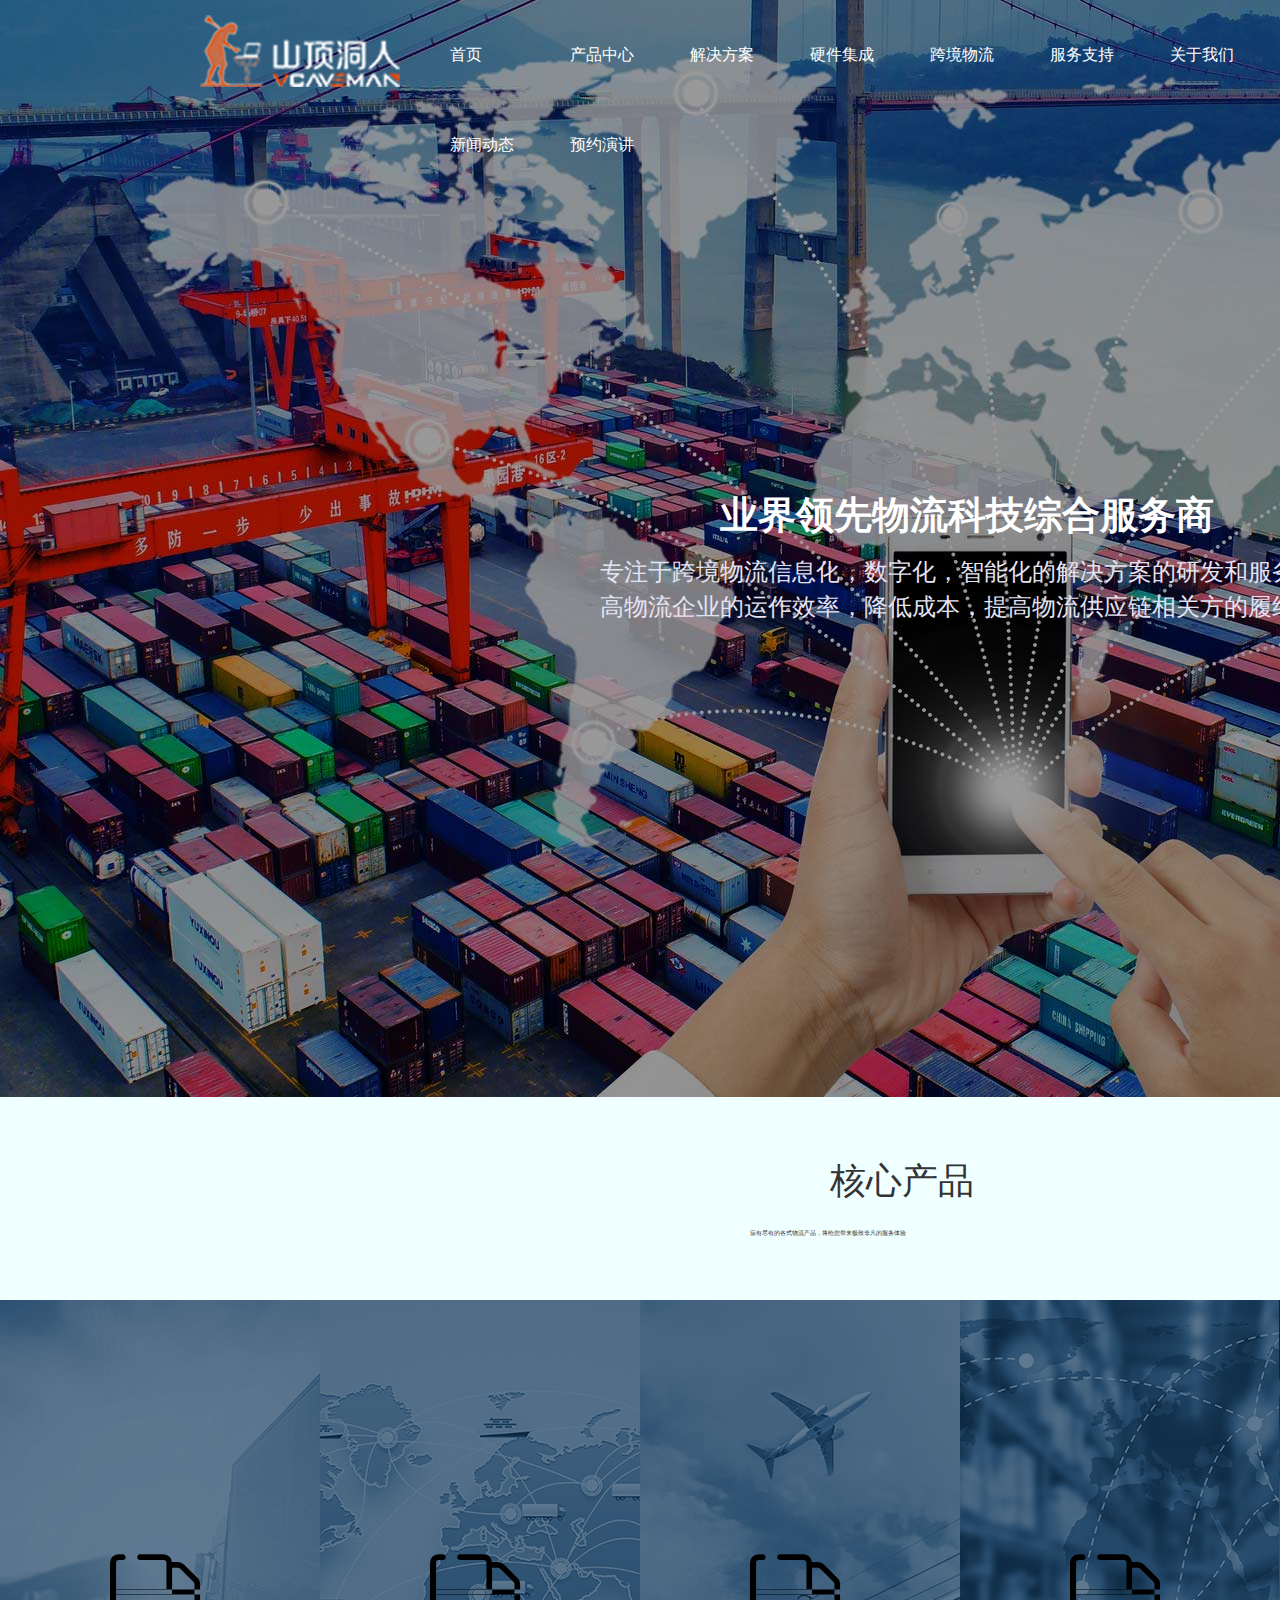
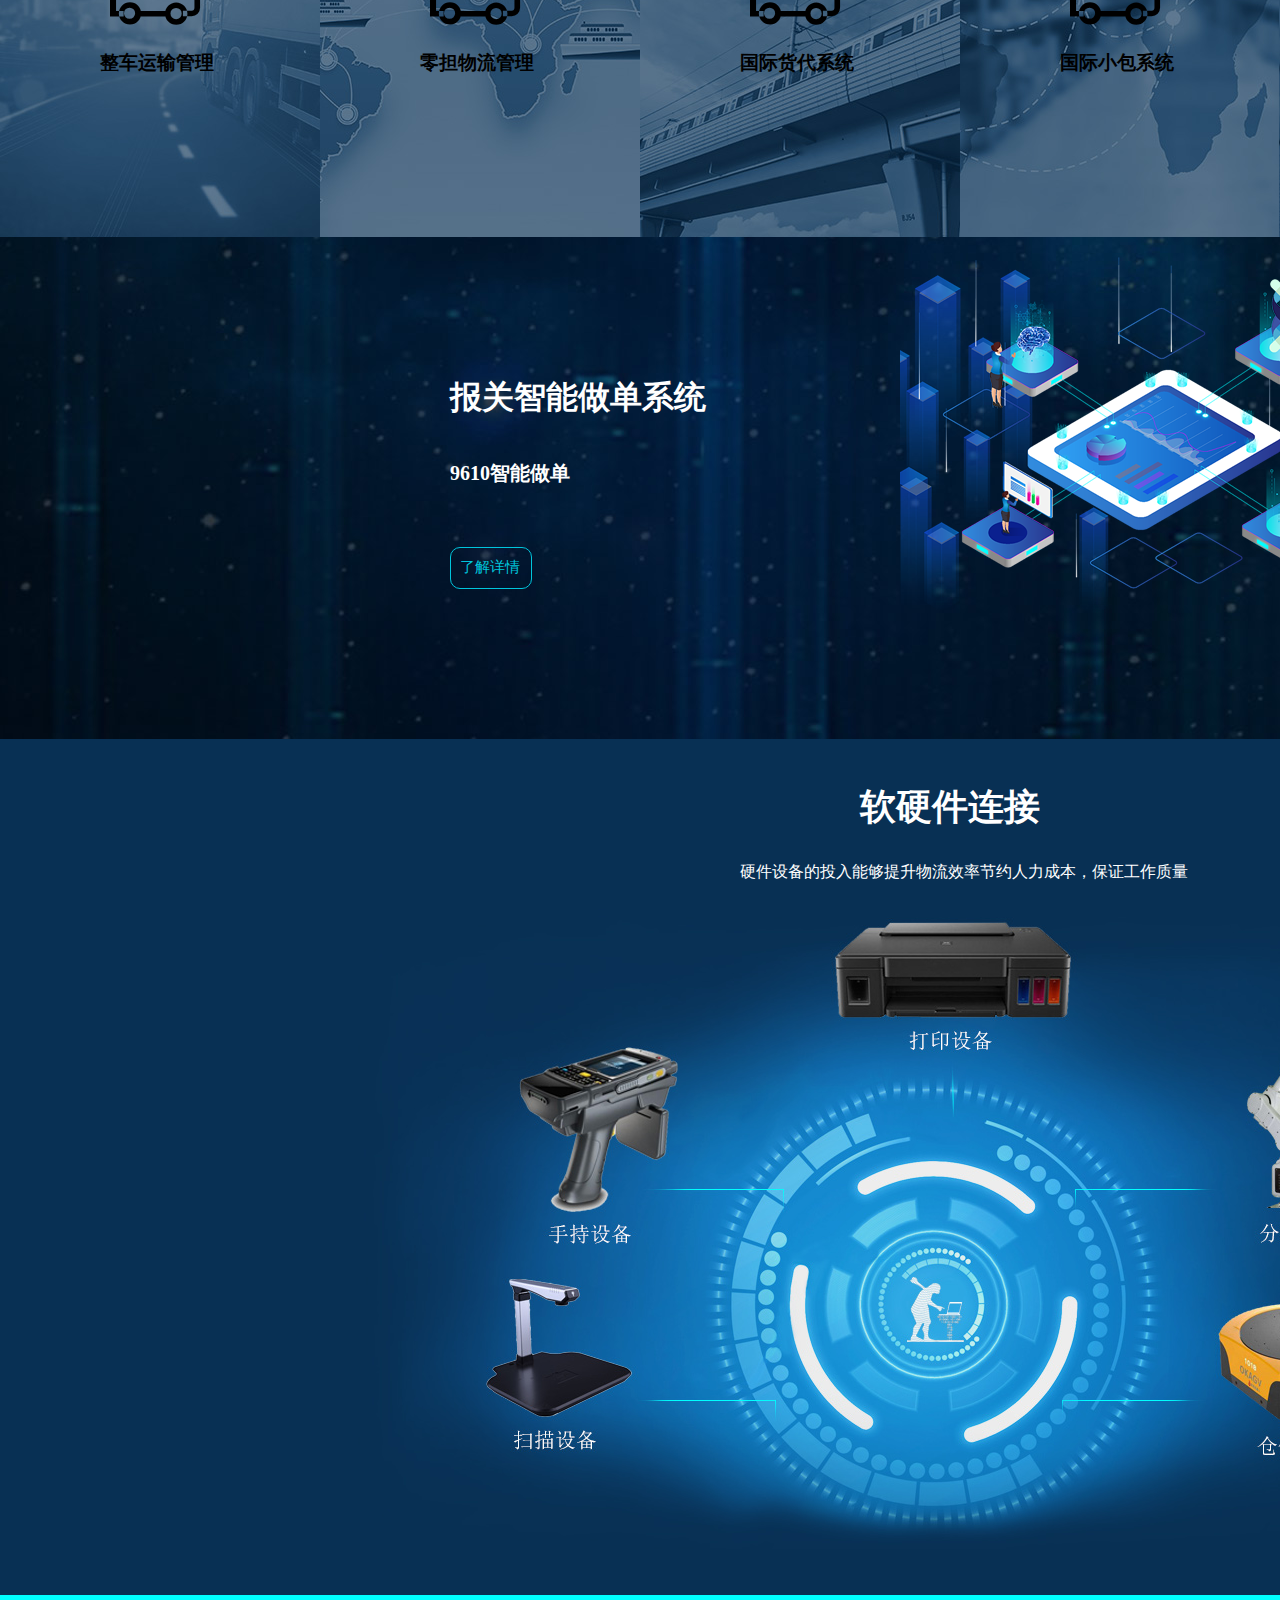
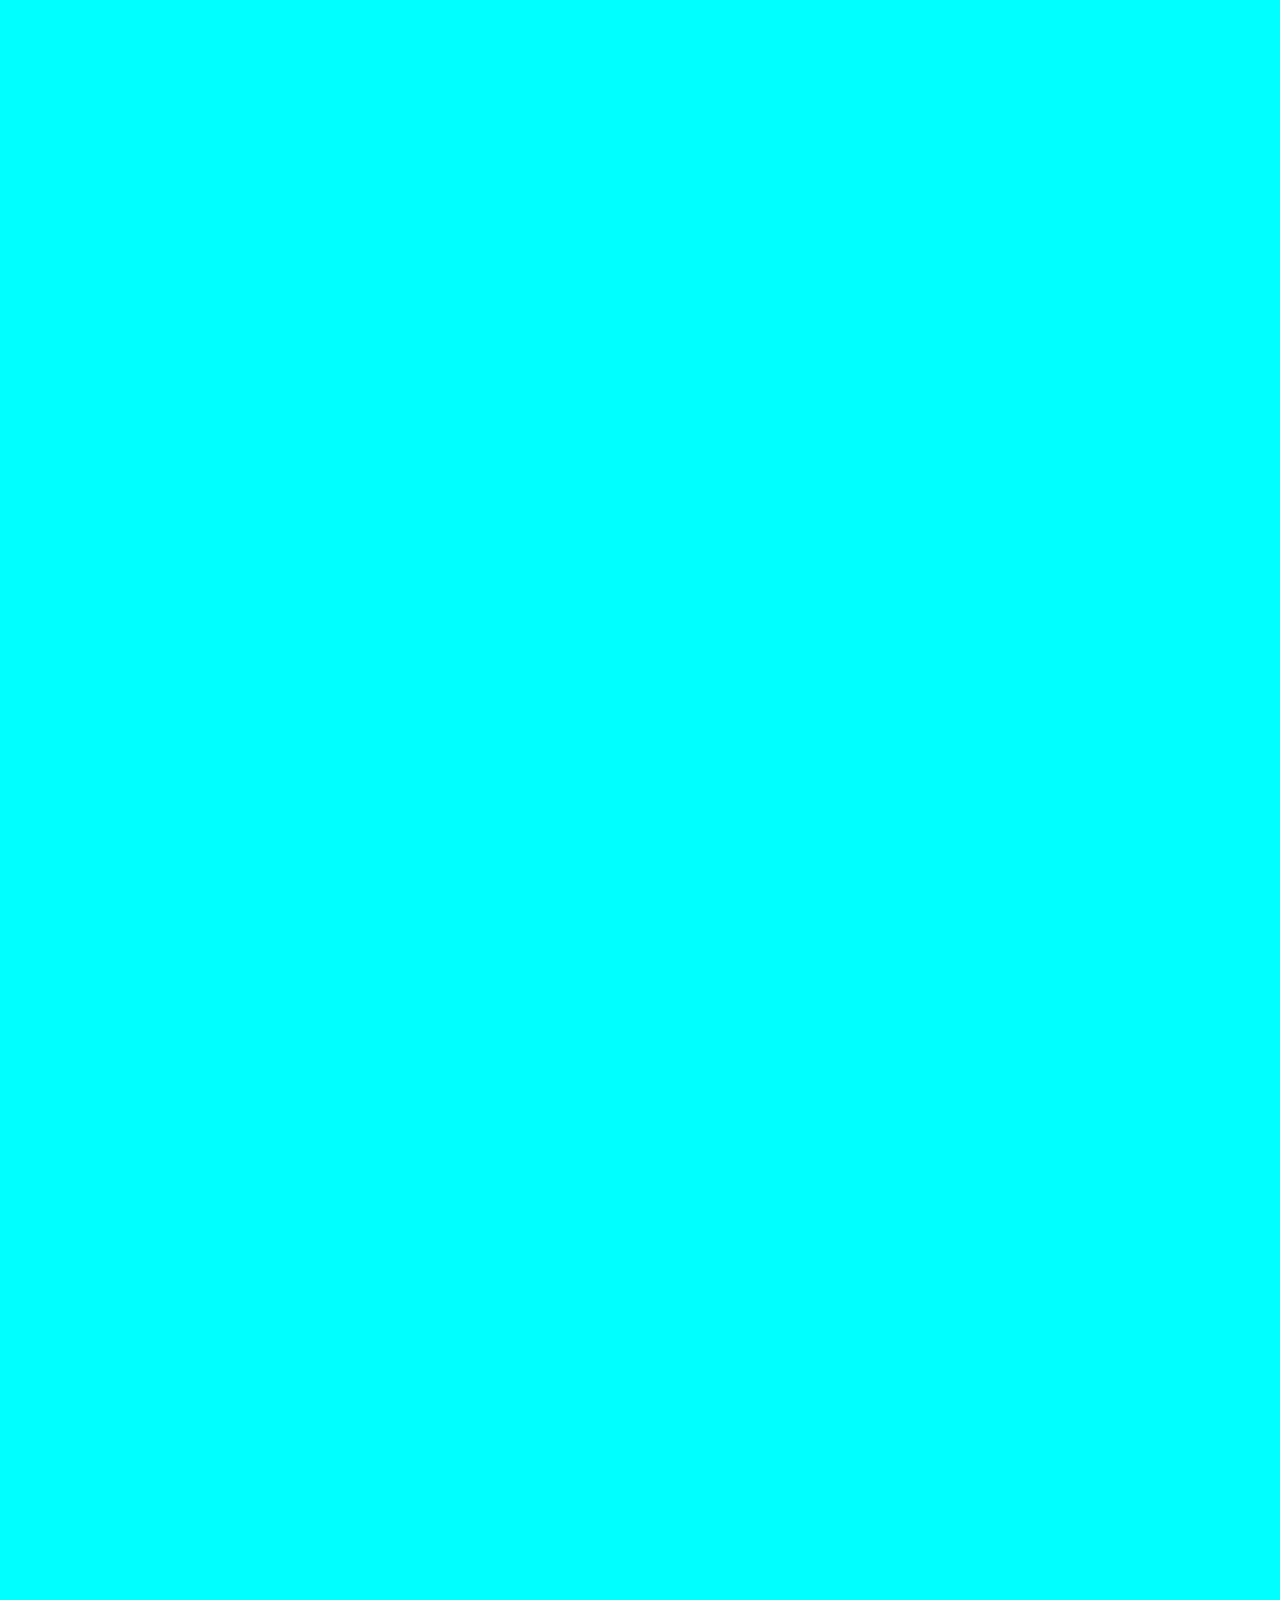
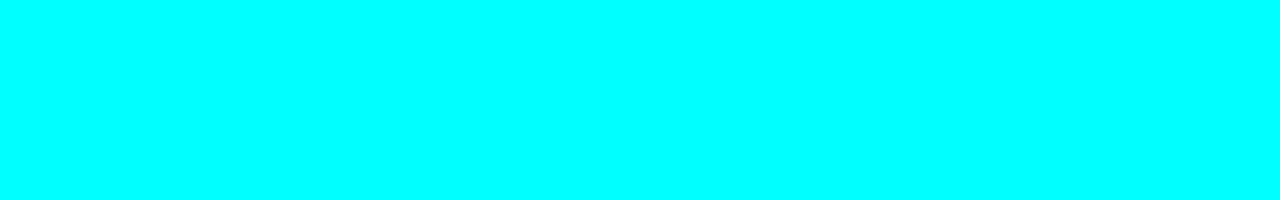
<file: 山顶洞人/index.html>
<!DOCTYPE html>
<html lang="en">
<head>
    <meta charset="UTF-8">
    <meta name="viewport" content="width=device-width, initial-scale=1.0">
    <meta http-equiv="X-UA-Compatible" content="ie=edge">
    <title>山顶洞人科技</title>
    <link rel="stylesheet" href="1.css">
    <link rel="stylesheet" href="icon/iconfont.css">
    
</head>
<body>
    <div class="zong">
       <!-- 第一屏 -->
       <div class="banner">
           <div class="logo">
                <img src="img/logo.png" alt="图片">
           </div>
           <div class="navigation">
           <ul>
               <li>首页</li>
               <li>产品中心</li>
               <li>解决方案</li>
               <li>硬件集成</li>
               <li>跨境物流</li>
               <li>服务支持</li>
               <li>关于我们</li>
               <li>新闻动态</li>
               <li>预约演讲</li>
           </ul>
           <h1>业界领先物流科技综合服务商</h1>
           <p>专注于跨境物流信息化，数字化，智能化的解决方案的研发和服务，旨在提高物流企业的运作效率，降低成本，提高物流供应链相关方的履约能力</p>
        </div>
    
       </div>
       <!-- 第二屏 -->
      
       <div class="content">
           <div class="tit">
           <div class="tit1">核心产品</div>
           <div class="tit2">应有尽有的各式物流产品，将给您带来极致非凡的服务体验</div>
        </div>
           <div class="one">
                <span class="icon iconfont">&#xe617;</span>
                <h3>整车运输管理</h3>

        </div>
        <div class="two">
                <span class="icon iconfont">&#xe617;</span>
                <h3>零担物流管理</h3>
        </div>
        <div class="three">
                <span class="icon iconfont">&#xe617;</span>
                <h3>国际货代系统</h3>
        </div>
        <div class="four">
                <span class="icon iconfont">&#xe617;</span>
              <h3>国际小包系统</h3>
        </div>
        <div class="five">
                <span class="icon iconfont">&#xe617;</span>
                <h3>集运/转运系统</h3>
        </div>
        <div class="six">
                <span class="icon iconfont">&#xe617;</span>
                <h3>仓储管理系统</h3>
        </div>

           
       </div>
 <!-- 第三屏 -->
      <div class="third-screen"> 
              <img src="img/3.1.png" alt="" class="third-one">
              <h1>报关智能做单系统</h1>
              <h3>9610智能做单</h3>
              <div class="third-box">
                      <p>了解详情</p>
              </div>
      </div>
      <!-- 第四屏 -->
      <!-- 856 -->
      <div class="four-one">
              <img src="img/4.1.jpg" alt="">
              <h1>软硬件连接</h1>
              <p>硬件设备的投入能够提升物流效率节约人力成本，保证工作质量</p>
              
      </div>
    </div>
    
</body>
</html>
</file>
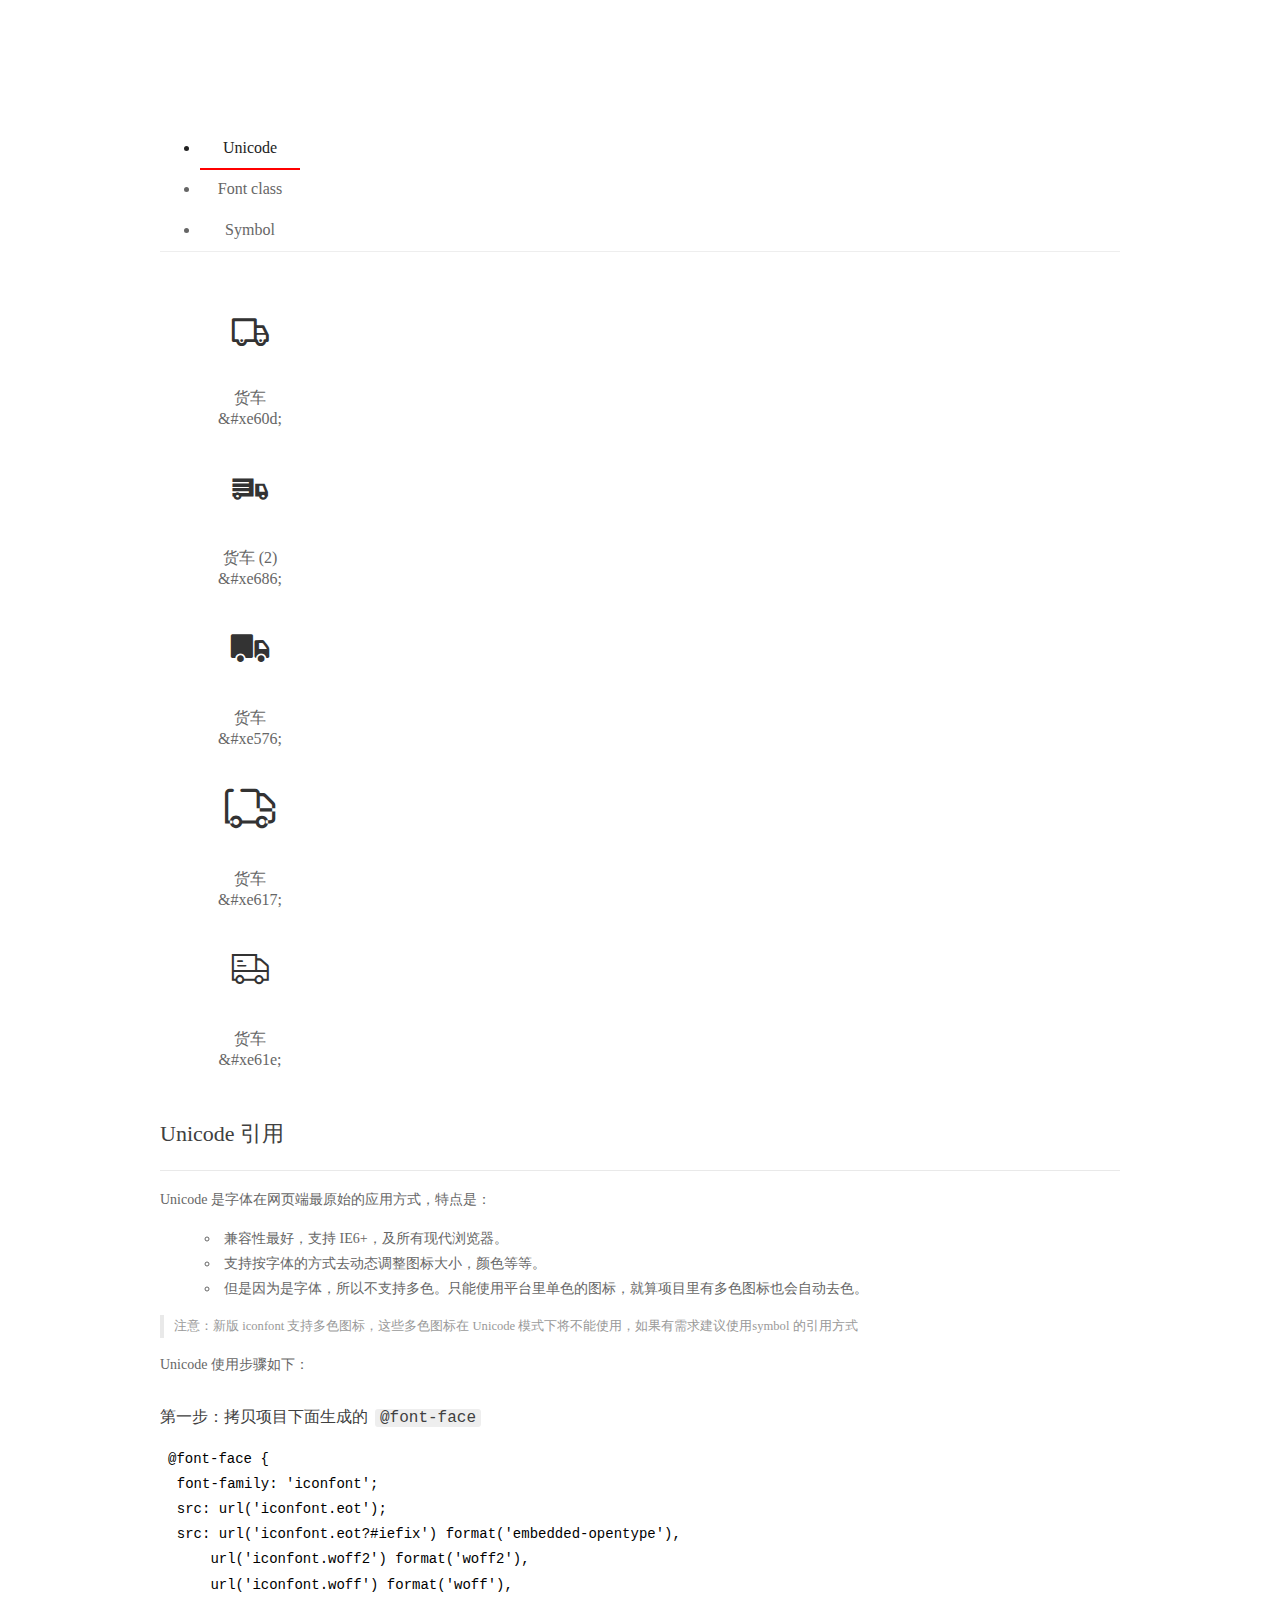
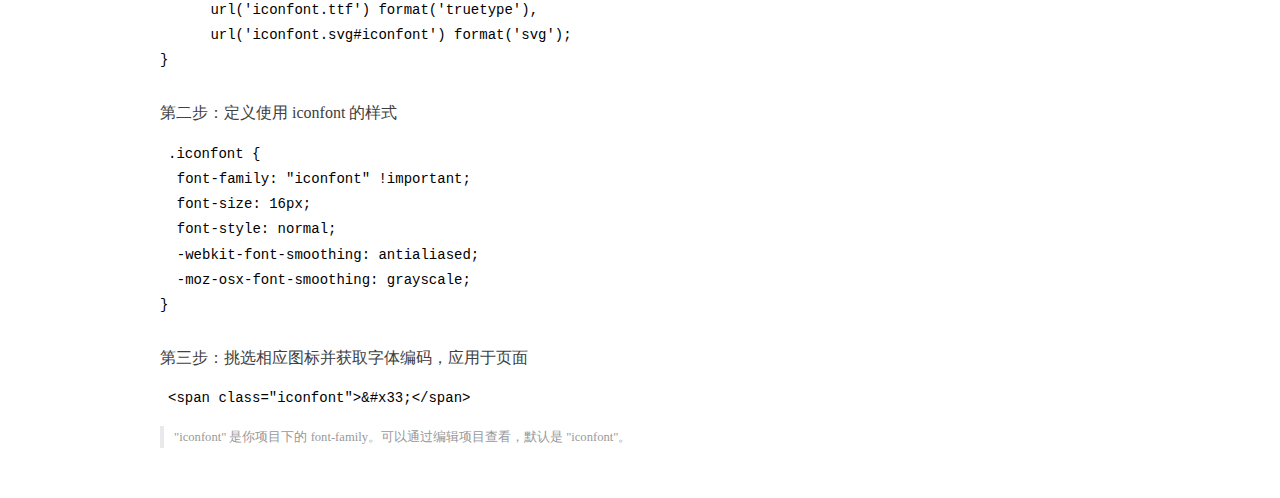
<file: 山顶洞人/icon/demo_index.html>
<!DOCTYPE html>
<html>
<head>
  <meta charset="utf-8"/>
  <title>IconFont Demo</title>
  <link rel="shortcut icon" href="https://gtms04.alicdn.com/tps/i4/TB1_oz6GVXXXXaFXpXXJDFnIXXX-64-64.ico" type="image/x-icon"/>
  <link rel="stylesheet" href="https://g.alicdn.com/thx/cube/1.3.2/cube.min.css">
  <link rel="stylesheet" href="demo.css">
  <link rel="stylesheet" href="iconfont.css">
  <script src="iconfont.js"></script>
  <!-- jQuery -->
  <script src="https://a1.alicdn.com/oss/uploads/2018/12/26/7bfddb60-08e8-11e9-9b04-53e73bb6408b.js"></script>
  <!-- 代码高亮 -->
  <script src="https://a1.alicdn.com/oss/uploads/2018/12/26/a3f714d0-08e6-11e9-8a15-ebf944d7534c.js"></script>
</head>
<body>
  <div class="main">
    <h1 class="logo"><a href="https://www.iconfont.cn/" title="iconfont 首页" target="_blank">&#xe86b;</a></h1>
    <div class="nav-tabs">
      <ul id="tabs" class="dib-box">
        <li class="dib active"><span>Unicode</span></li>
        <li class="dib"><span>Font class</span></li>
        <li class="dib"><span>Symbol</span></li>
      </ul>
      
    </div>
    <div class="tab-container">
      <div class="content unicode" style="display: block;">
          <ul class="icon_lists dib-box">
          
            <li class="dib">
              <span class="icon iconfont">&#xe60d;</span>
                <div class="name">货车</div>
                <div class="code-name">&amp;#xe60d;</div>
              </li>
          
            <li class="dib">
              <span class="icon iconfont">&#xe686;</span>
                <div class="name">货车 (2)</div>
                <div class="code-name">&amp;#xe686;</div>
              </li>
          
            <li class="dib">
              <span class="icon iconfont">&#xe576;</span>
                <div class="name">货车</div>
                <div class="code-name">&amp;#xe576;</div>
              </li>
          
            <li class="dib">
              <span class="icon iconfont">&#xe617;</span>
                <div class="name">货车</div>
                <div class="code-name">&amp;#xe617;</div>
              </li>
          
            <li class="dib">
              <span class="icon iconfont">&#xe61e;</span>
                <div class="name">货车</div>
                <div class="code-name">&amp;#xe61e;</div>
              </li>
          
          </ul>
          <div class="article markdown">
          <h2 id="unicode-">Unicode 引用</h2>
          <hr>

          <p>Unicode 是字体在网页端最原始的应用方式，特点是：</p>
          <ul>
            <li>兼容性最好，支持 IE6+，及所有现代浏览器。</li>
            <li>支持按字体的方式去动态调整图标大小，颜色等等。</li>
            <li>但是因为是字体，所以不支持多色。只能使用平台里单色的图标，就算项目里有多色图标也会自动去色。</li>
          </ul>
          <blockquote>
            <p>注意：新版 iconfont 支持多色图标，这些多色图标在 Unicode 模式下将不能使用，如果有需求建议使用symbol 的引用方式</p>
          </blockquote>
          <p>Unicode 使用步骤如下：</p>
          <h3 id="-font-face">第一步：拷贝项目下面生成的 <code>@font-face</code></h3>
<pre><code class="language-css"
>@font-face {
  font-family: 'iconfont';
  src: url('iconfont.eot');
  src: url('iconfont.eot?#iefix') format('embedded-opentype'),
      url('iconfont.woff2') format('woff2'),
      url('iconfont.woff') format('woff'),
      url('iconfont.ttf') format('truetype'),
      url('iconfont.svg#iconfont') format('svg');
}
</code></pre>
          <h3 id="-iconfont-">第二步：定义使用 iconfont 的样式</h3>
<pre><code class="language-css"
>.iconfont {
  font-family: "iconfont" !important;
  font-size: 16px;
  font-style: normal;
  -webkit-font-smoothing: antialiased;
  -moz-osx-font-smoothing: grayscale;
}
</code></pre>
          <h3 id="-">第三步：挑选相应图标并获取字体编码，应用于页面</h3>
<pre>
<code class="language-html"
>&lt;span class="iconfont"&gt;&amp;#x33;&lt;/span&gt;
</code></pre>
          <blockquote>
            <p>"iconfont" 是你项目下的 font-family。可以通过编辑项目查看，默认是 "iconfont"。</p>
          </blockquote>
          </div>
      </div>
      <div class="content font-class">
        <ul class="icon_lists dib-box">
          
          <li class="dib">
            <span class="icon iconfont icon-huoche"></span>
            <div class="name">
              货车
            </div>
            <div class="code-name">.icon-huoche
            </div>
          </li>
          
          <li class="dib">
            <span class="icon iconfont icon-huoche1"></span>
            <div class="name">
              货车 (2)
            </div>
            <div class="code-name">.icon-huoche1
            </div>
          </li>
          
          <li class="dib">
            <span class="icon iconfont icon-huoche2"></span>
            <div class="name">
              货车
            </div>
            <div class="code-name">.icon-huoche2
            </div>
          </li>
          
          <li class="dib">
            <span class="icon iconfont icon-huoche3"></span>
            <div class="name">
              货车
            </div>
            <div class="code-name">.icon-huoche3
            </div>
          </li>
          
          <li class="dib">
            <span class="icon iconfont icon-huoche4"></span>
            <div class="name">
              货车
            </div>
            <div class="code-name">.icon-huoche4
            </div>
          </li>
          
        </ul>
        <div class="article markdown">
        <h2 id="font-class-">font-class 引用</h2>
        <hr>

        <p>font-class 是 Unicode 使用方式的一种变种，主要是解决 Unicode 书写不直观，语意不明确的问题。</p>
        <p>与 Unicode 使用方式相比，具有如下特点：</p>
        <ul>
          <li>兼容性良好，支持 IE8+，及所有现代浏览器。</li>
          <li>相比于 Unicode 语意明确，书写更直观。可以很容易分辨这个 icon 是什么。</li>
          <li>因为使用 class 来定义图标，所以当要替换图标时，只需要修改 class 里面的 Unicode 引用。</li>
          <li>不过因为本质上还是使用的字体，所以多色图标还是不支持的。</li>
        </ul>
        <p>使用步骤如下：</p>
        <h3 id="-fontclass-">第一步：引入项目下面生成的 fontclass 代码：</h3>
<pre><code class="language-html">&lt;link rel="stylesheet" href="./iconfont.css"&gt;
</code></pre>
        <h3 id="-">第二步：挑选相应图标并获取类名，应用于页面：</h3>
<pre><code class="language-html">&lt;span class="iconfont icon-xxx"&gt;&lt;/span&gt;
</code></pre>
        <blockquote>
          <p>"
            iconfont" 是你项目下的 font-family。可以通过编辑项目查看，默认是 "iconfont"。</p>
        </blockquote>
      </div>
      </div>
      <div class="content symbol">
          <ul class="icon_lists dib-box">
          
            <li class="dib">
                <svg class="icon svg-icon" aria-hidden="true">
                  <use xlink:href="#icon-huoche"></use>
                </svg>
                <div class="name">货车</div>
                <div class="code-name">#icon-huoche</div>
            </li>
          
            <li class="dib">
                <svg class="icon svg-icon" aria-hidden="true">
                  <use xlink:href="#icon-huoche1"></use>
                </svg>
                <div class="name">货车 (2)</div>
                <div class="code-name">#icon-huoche1</div>
            </li>
          
            <li class="dib">
                <svg class="icon svg-icon" aria-hidden="true">
                  <use xlink:href="#icon-huoche2"></use>
                </svg>
                <div class="name">货车</div>
                <div class="code-name">#icon-huoche2</div>
            </li>
          
            <li class="dib">
                <svg class="icon svg-icon" aria-hidden="true">
                  <use xlink:href="#icon-huoche3"></use>
                </svg>
                <div class="name">货车</div>
                <div class="code-name">#icon-huoche3</div>
            </li>
          
            <li class="dib">
                <svg class="icon svg-icon" aria-hidden="true">
                  <use xlink:href="#icon-huoche4"></use>
                </svg>
                <div class="name">货车</div>
                <div class="code-name">#icon-huoche4</div>
            </li>
          
          </ul>
          <div class="article markdown">
          <h2 id="symbol-">Symbol 引用</h2>
          <hr>

          <p>这是一种全新的使用方式，应该说这才是未来的主流，也是平台目前推荐的用法。相关介绍可以参考这篇<a href="">文章</a>
            这种用法其实是做了一个 SVG 的集合，与另外两种相比具有如下特点：</p>
          <ul>
            <li>支持多色图标了，不再受单色限制。</li>
            <li>通过一些技巧，支持像字体那样，通过 <code>font-size</code>, <code>color</code> 来调整样式。</li>
            <li>兼容性较差，支持 IE9+，及现代浏览器。</li>
            <li>浏览器渲染 SVG 的性能一般，还不如 png。</li>
          </ul>
          <p>使用步骤如下：</p>
          <h3 id="-symbol-">第一步：引入项目下面生成的 symbol 代码：</h3>
<pre><code class="language-html">&lt;script src="./iconfont.js"&gt;&lt;/script&gt;
</code></pre>
          <h3 id="-css-">第二步：加入通用 CSS 代码（引入一次就行）：</h3>
<pre><code class="language-html">&lt;style&gt;
.icon {
  width: 1em;
  height: 1em;
  vertical-align: -0.15em;
  fill: currentColor;
  overflow: hidden;
}
&lt;/style&gt;
</code></pre>
          <h3 id="-">第三步：挑选相应图标并获取类名，应用于页面：</h3>
<pre><code class="language-html">&lt;svg class="icon" aria-hidden="true"&gt;
  &lt;use xlink:href="#icon-xxx"&gt;&lt;/use&gt;
&lt;/svg&gt;
</code></pre>
          </div>
      </div>

    </div>
  </div>
  <script>
  $(document).ready(function () {
      $('.tab-container .content:first').show()

      $('#tabs li').click(function (e) {
        var tabContent = $('.tab-container .content')
        var index = $(this).index()

        if ($(this).hasClass('active')) {
          return
        } else {
          $('#tabs li').removeClass('active')
          $(this).addClass('active')

          tabContent.hide().eq(index).fadeIn()
        }
      })
    })
  </script>
</body>
</html>
</file>
<file: 山顶洞人/1.css>
*{
    margin: 0; left: 0;
}
.zong{
    width: 1920;height: 5000px;
    background-color: aqua;
}
.banner{
    width: 1920px;height: 1097px;
    background: url(img/banner.jpg);
}
 .logo img{
 position: absolute;
 left: 200px;top:15px;
}
.navigation ul li{
    line-height:90px;
    height:90px;
    width:100px;
    float:left;
    margin:0px 10px;
    box-sizing: border-box;
    -webkit-box-sizing: border-box;
    -moz-box-sizing: border-box;
    /* text-align: center; */
    list-style: none;
    color:#fff;
}
.navigation ul{
   position: absolute;
   left: 400px;
   top: 10px;
}
.navigation h1{
   position: absolute;
   top: 490px;
   left: 720px;
    font-size: 38px;
    color: #fff;
}
.navigation p{
    width: 800px;
    position: absolute;
    left: 600px;
    top: 555px;
    font-size: 24px;
    line-height: 35px;
    color: #e4e3f3;
}
/* 第二屏 */
.content{
    width: 1920px;
    height: 480px;
}
.one {
    width: 320px;height: 543px;
    position: absolute;
    top: 1300px;
    background:url(img/1.jpg);
}
.one .iconfont{
    position: relative;
    top: 250px;
    left:110px;
}
.two  {
    background: url(img/2.jpg);
    width: 320px;height: 543px;
    position: absolute;
    top: 1300px;
    left:320px;
}
.two .iconfont{
    position: relative;
    top: 250px;
    left:110px;
}
.three{
    background: url(img/3.jpg);
    width: 320px;height: 543px;
    position: absolute;
    top: 1300px;
    left:640px;
}
.three .iconfont{
    
    position: relative;
    top: 250px;
    left:110px;
}
.four {
    background: url(img/4.jpg);
    width: 320px;height: 543px;
    position: absolute;
    top: 1300px;
    left:960px;
}
.four .iconfont{
    
    position: relative;
    top: 250px;
    left:110px;
}
.five{
    background: url(img/5.jpg);
    width: 320px;height: 543px;
    position: absolute;
    top: 1300px;
    left:1279px;
}
.five .iconfont{
    
    position: relative;
    top: 250px;
    left:110px;
}
.six{
    background: url(img/6.jpg);
    width: 320px;height: 543px;
    position: absolute;
    top: 1300px;
    left:1599px;
}
.six .iconfont{
    
    position: relative;
    top: 250px;
    left:110px;
}
.tit1{
    font-size: 36px;
    color: #333;
    padding-bottom: 28px;
    position: relative;
    left: 830px;
    top: 60px;
}
.tit2{
    font-size: 6px;
    color: #333;
    padding-bottom: 28px;
    position: relative;
    left: 750px;
    top: 55px;
}

.tit{
    width: 1920px;height: 205px;
    background-color: azure;
}
.content h3{
    position: absolute;
    top: 350px;left: 100px;
}
/* 第三屏 */
.third-screen{
    width: 4000px;

    background: url(img/智力.jpg);
    position: relative;
    top: 260px;
}
.third-one{
    position: relative;
    left: 900px;
}
.third-screen h1{
    color: #fff;
    position: relative;
    left: 450px;
    top: -250px;
}
.third-screen h3{
    color: #fff;
    position: relative;
    left: 450px;
    top: -210px;
    font-size: 20px;}
.third-box{
    width: 80px;height: 40px;
    border: 1px #00c5dc solid;
    position: relative;
    left: 450px;
    top: -150px;
    border-radius: 10px;
}
.third-box p{
    margin-left: 9px;
    margin-top: 10px;
    font-size: 15px;
    color:#00c5dc ;
}
.four-one{
    width: 1920px;height: 856px;
    background-color:#083054  ;
    position: relative;
    top: 260px;
}
.four-one img{
    position: relative;
    left: 350px;
    top: 170px;
}
.four-one h1{
  position: relative;
  left: 860px;
    top: -600px;
    color: #fff;
    font-size: 36px;
}
.four-one p{
    position: relative;
    left: 740px;
    top: -570px;
    color: #fff;
    font-size: 16px;
}
</file>
<file: 山顶洞人/icon/iconfont.css>
@font-face {font-family: "iconfont";
  src: url('iconfont.eot?t=1572575694234'); /* IE9 */
  src: url('iconfont.eot?t=1572575694234#iefix') format('embedded-opentype'), /* IE6-IE8 */
  url('[data-uri]') format('woff2'),
  url('iconfont.woff?t=1572575694234') format('woff'),
  url('iconfont.ttf?t=1572575694234') format('truetype'), /* chrome, firefox, opera, Safari, Android, iOS 4.2+ */
  url('iconfont.svg?t=1572575694234#iconfont') format('svg'); /* iOS 4.1- */
}

.iconfont {
  font-family: "iconfont" !important;
  font-size: 75px;
  font-style: normal;
  -webkit-font-smoothing: antialiased;
  -moz-osx-font-smoothing: grayscale;
  z-index: inherit 1; 
}

.icon-huoche:before {
  content: "\e60d";
}

.icon-huoche1:before {
  content: "\e686";
}

.icon-huoche2:before {
  content: "\e576";
}

.icon-huoche3:before {
  content: "\e617";
}

.icon-huoche4:before {
  content: "\e61e";
}
</file>
<file: 山顶洞人/icon/demo.css>
/* Logo 字体 */
@font-face {
  font-family: "iconfont logo";
  src: url('https://at.alicdn.com/t/font_985780_km7mi63cihi.eot?t=1545807318834');
  src: url('https://at.alicdn.com/t/font_985780_km7mi63cihi.eot?t=1545807318834#iefix') format('embedded-opentype'),
    url('https://at.alicdn.com/t/font_985780_km7mi63cihi.woff?t=1545807318834') format('woff'),
    url('https://at.alicdn.com/t/font_985780_km7mi63cihi.ttf?t=1545807318834') format('truetype'),
    url('https://at.alicdn.com/t/font_985780_km7mi63cihi.svg?t=1545807318834#iconfont') format('svg');
}

.logo {
  font-family: "iconfont logo";
  font-size: 160px;
  font-style: normal;
  -webkit-font-smoothing: antialiased;
  -moz-osx-font-smoothing: grayscale;
}

/* tabs */
.nav-tabs {
  position: relative;
}

.nav-tabs .nav-more {
  position: absolute;
  right: 0;
  bottom: 0;
  height: 42px;
  line-height: 42px;
  color: #666;
}

#tabs {
  border-bottom: 1px solid #eee;
}

#tabs li {
  cursor: pointer;
  width: 100px;
  height: 40px;
  line-height: 40px;
  text-align: center;
  font-size: 16px;
  border-bottom: 2px solid transparent;
  position: relative;
  z-index: 1;
  margin-bottom: -1px;
  color: #666;
}


#tabs .active {
  border-bottom-color: #f00;
  color: #222;
}

.tab-container .content {
  display: none;
}

/* 页面布局 */
.main {
  padding: 30px 100px;
  width: 960px;
  margin: 0 auto;
}

.main .logo {
  color: #333;
  text-align: left;
  margin-bottom: 30px;
  line-height: 1;
  height: 110px;
  margin-top: -50px;
  overflow: hidden;
  *zoom: 1;
}

.main .logo a {
  font-size: 160px;
  color: #333;
}

.helps {
  margin-top: 40px;
}

.helps pre {
  padding: 20px;
  margin: 10px 0;
  border: solid 1px #e7e1cd;
  background-color: #fffdef;
  overflow: auto;
}

.icon_lists {
  width: 100% !important;
  overflow: hidden;
  *zoom: 1;
}

.icon_lists li {
  width: 100px;
  margin-bottom: 10px;
  margin-right: 20px;
  text-align: center;
  list-style: none !important;
  cursor: default;
}

.icon_lists li .code-name {
  line-height: 1.2;
}

.icon_lists .icon {
  display: block;
  height: 100px;
  line-height: 100px;
  font-size: 42px;
  margin: 10px auto;
  color: #333;
  -webkit-transition: font-size 0.25s linear, width 0.25s linear;
  -moz-transition: font-size 0.25s linear, width 0.25s linear;
  transition: font-size 0.25s linear, width 0.25s linear;
}

.icon_lists .icon:hover {
  font-size: 100px;
}

.icon_lists .svg-icon {
  /* 通过设置 font-size 来改变图标大小 */
  width: 1em;
  /* 图标和文字相邻时，垂直对齐 */
  vertical-align: -0.15em;
  /* 通过设置 color 来改变 SVG 的颜色/fill */
  fill: currentColor;
  /* path 和 stroke 溢出 viewBox 部分在 IE 下会显示
      normalize.css 中也包含这行 */
  overflow: hidden;
}

.icon_lists li .name,
.icon_lists li .code-name {
  color: #666;
}

/* markdown 样式 */
.markdown {
  color: #666;
  font-size: 14px;
  line-height: 1.8;
}

.highlight {
  line-height: 1.5;
}

.markdown img {
  vertical-align: middle;
  max-width: 100%;
}

.markdown h1 {
  color: #404040;
  font-weight: 500;
  line-height: 40px;
  margin-bottom: 24px;
}

.markdown h2,
.markdown h3,
.markdown h4,
.markdown h5,
.markdown h6 {
  color: #404040;
  margin: 1.6em 0 0.6em 0;
  font-weight: 500;
  clear: both;
}

.markdown h1 {
  font-size: 28px;
}

.markdown h2 {
  font-size: 22px;
}

.markdown h3 {
  font-size: 16px;
}

.markdown h4 {
  font-size: 14px;
}

.markdown h5 {
  font-size: 12px;
}

.markdown h6 {
  font-size: 12px;
}

.markdown hr {
  height: 1px;
  border: 0;
  background: #e9e9e9;
  margin: 16px 0;
  clear: both;
}

.markdown p {
  margin: 1em 0;
}

.markdown>p,
.markdown>blockquote,
.markdown>.highlight,
.markdown>ol,
.markdown>ul {
  width: 80%;
}

.markdown ul>li {
  list-style: circle;
}

.markdown>ul li,
.markdown blockquote ul>li {
  margin-left: 20px;
  padding-left: 4px;
}

.markdown>ul li p,
.markdown>ol li p {
  margin: 0.6em 0;
}

.markdown ol>li {
  list-style: decimal;
}

.markdown>ol li,
.markdown blockquote ol>li {
  margin-left: 20px;
  padding-left: 4px;
}

.markdown code {
  margin: 0 3px;
  padding: 0 5px;
  background: #eee;
  border-radius: 3px;
}

.markdown strong,
.markdown b {
  font-weight: 600;
}

.markdown>table {
  border-collapse: collapse;
  border-spacing: 0px;
  empty-cells: show;
  border: 1px solid #e9e9e9;
  width: 95%;
  margin-bottom: 24px;
}

.markdown>table th {
  white-space: nowrap;
  color: #333;
  font-weight: 600;
}

.markdown>table th,
.markdown>table td {
  border: 1px solid #e9e9e9;
  padding: 8px 16px;
  text-align: left;
}

.markdown>table th {
  background: #F7F7F7;
}

.markdown blockquote {
  font-size: 90%;
  color: #999;
  border-left: 4px solid #e9e9e9;
  padding-left: 0.8em;
  margin: 1em 0;
}

.markdown blockquote p {
  margin: 0;
}

.markdown .anchor {
  opacity: 0;
  transition: opacity 0.3s ease;
  margin-left: 8px;
}

.markdown .waiting {
  color: #ccc;
}

.markdown h1:hover .anchor,
.markdown h2:hover .anchor,
.markdown h3:hover .anchor,
.markdown h4:hover .anchor,
.markdown h5:hover .anchor,
.markdown h6:hover .anchor {
  opacity: 1;
  display: inline-block;
}

.markdown>br,
.markdown>p>br {
  clear: both;
}


.hljs {
  display: block;
  background: white;
  padding: 0.5em;
  color: #333333;
  overflow-x: auto;
}

.hljs-comment,
.hljs-meta {
  color: #969896;
}

.hljs-string,
.hljs-variable,
.hljs-template-variable,
.hljs-strong,
.hljs-emphasis,
.hljs-quote {
  color: #df5000;
}

.hljs-keyword,
.hljs-selector-tag,
.hljs-type {
  color: #a71d5d;
}

.hljs-literal,
.hljs-symbol,
.hljs-bullet,
.hljs-attribute {
  color: #0086b3;
}

.hljs-section,
.hljs-name {
  color: #63a35c;
}

.hljs-tag {
  color: #333333;
}

.hljs-title,
.hljs-attr,
.hljs-selector-id,
.hljs-selector-class,
.hljs-selector-attr,
.hljs-selector-pseudo {
  color: #795da3;
}

.hljs-addition {
  color: #55a532;
  background-color: #eaffea;
}

.hljs-deletion {
  color: #bd2c00;
  background-color: #ffecec;
}

.hljs-link {
  text-decoration: underline;
}

/* 代码高亮 */
/* PrismJS 1.15.0
https://prismjs.com/download.html#themes=prism&languages=markup+css+clike+javascript */
/**
 * prism.js default theme for JavaScript, CSS and HTML
 * Based on dabblet (http://dabblet.com)
 * @author Lea Verou
 */
code[class*="language-"],
pre[class*="language-"] {
  color: black;
  background: none;
  text-shadow: 0 1px white;
  font-family: Consolas, Monaco, 'Andale Mono', 'Ubuntu Mono', monospace;
  text-align: left;
  white-space: pre;
  word-spacing: normal;
  word-break: normal;
  word-wrap: normal;
  line-height: 1.5;

  -moz-tab-size: 4;
  -o-tab-size: 4;
  tab-size: 4;

  -webkit-hyphens: none;
  -moz-hyphens: none;
  -ms-hyphens: none;
  hyphens: none;
}

pre[class*="language-"]::-moz-selection,
pre[class*="language-"] ::-moz-selection,
code[class*="language-"]::-moz-selection,
code[class*="language-"] ::-moz-selection {
  text-shadow: none;
  background: #b3d4fc;
}

pre[class*="language-"]::selection,
pre[class*="language-"] ::selection,
code[class*="language-"]::selection,
code[class*="language-"] ::selection {
  text-shadow: none;
  background: #b3d4fc;
}

@media print {

  code[class*="language-"],
  pre[class*="language-"] {
    text-shadow: none;
  }
}

/* Code blocks */
pre[class*="language-"] {
  padding: 1em;
  margin: .5em 0;
  overflow: auto;
}

:not(pre)>code[class*="language-"],
pre[class*="language-"] {
  background: #f5f2f0;
}

/* Inline code */
:not(pre)>code[class*="language-"] {
  padding: .1em;
  border-radius: .3em;
  white-space: normal;
}

.token.comment,
.token.prolog,
.token.doctype,
.token.cdata {
  color: slategray;
}

.token.punctuation {
  color: #999;
}

.namespace {
  opacity: .7;
}

.token.property,
.token.tag,
.token.boolean,
.token.number,
.token.constant,
.token.symbol,
.token.deleted {
  color: #905;
}

.token.selector,
.token.attr-name,
.token.string,
.token.char,
.token.builtin,
.token.inserted {
  color: #690;
}

.token.operator,
.token.entity,
.token.url,
.language-css .token.string,
.style .token.string {
  color: #9a6e3a;
  background: hsla(0, 0%, 100%, .5);
}

.token.atrule,
.token.attr-value,
.token.keyword {
  color: #07a;
}

.token.function,
.token.class-name {
  color: #DD4A68;
}

.token.regex,
.token.important,
.token.variable {
  color: #e90;
}

.token.important,
.token.bold {
  font-weight: bold;
}

.token.italic {
  font-style: italic;
}

.token.entity {
  cursor: help;
}
</file>
